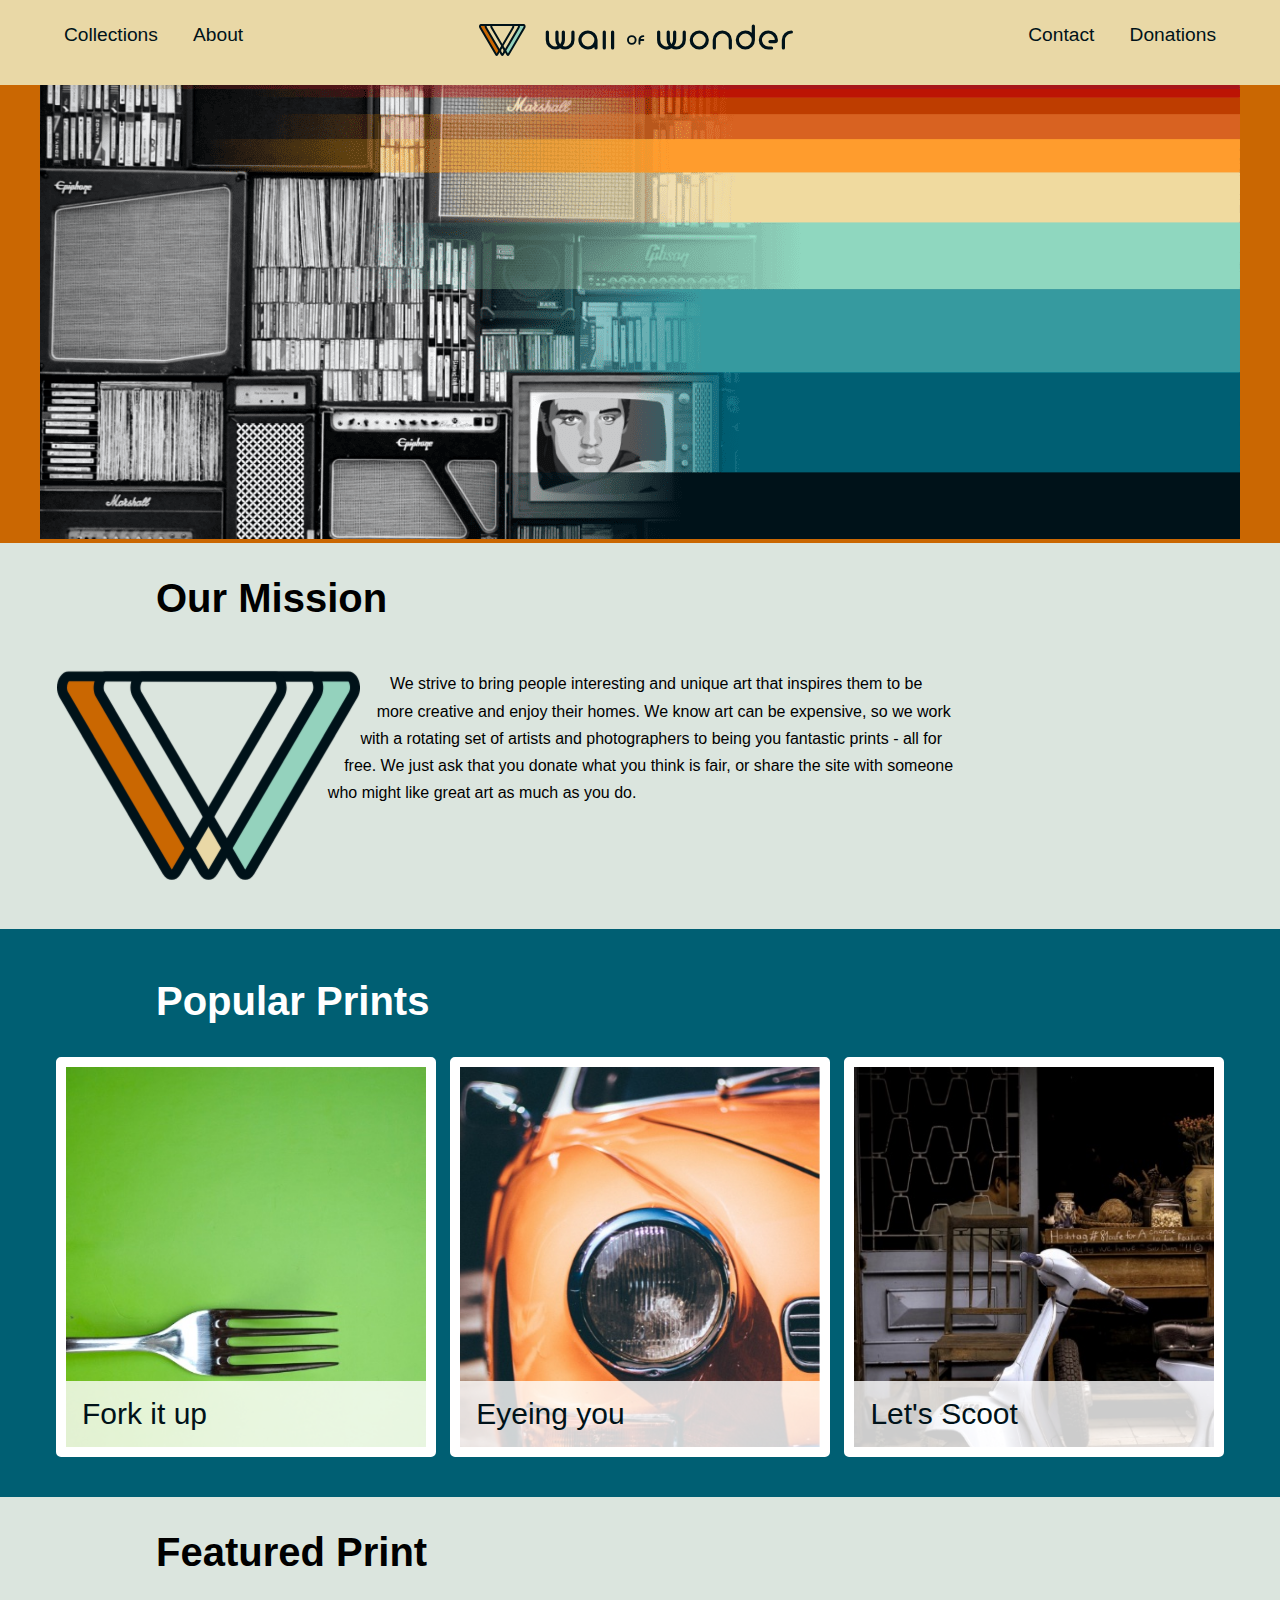
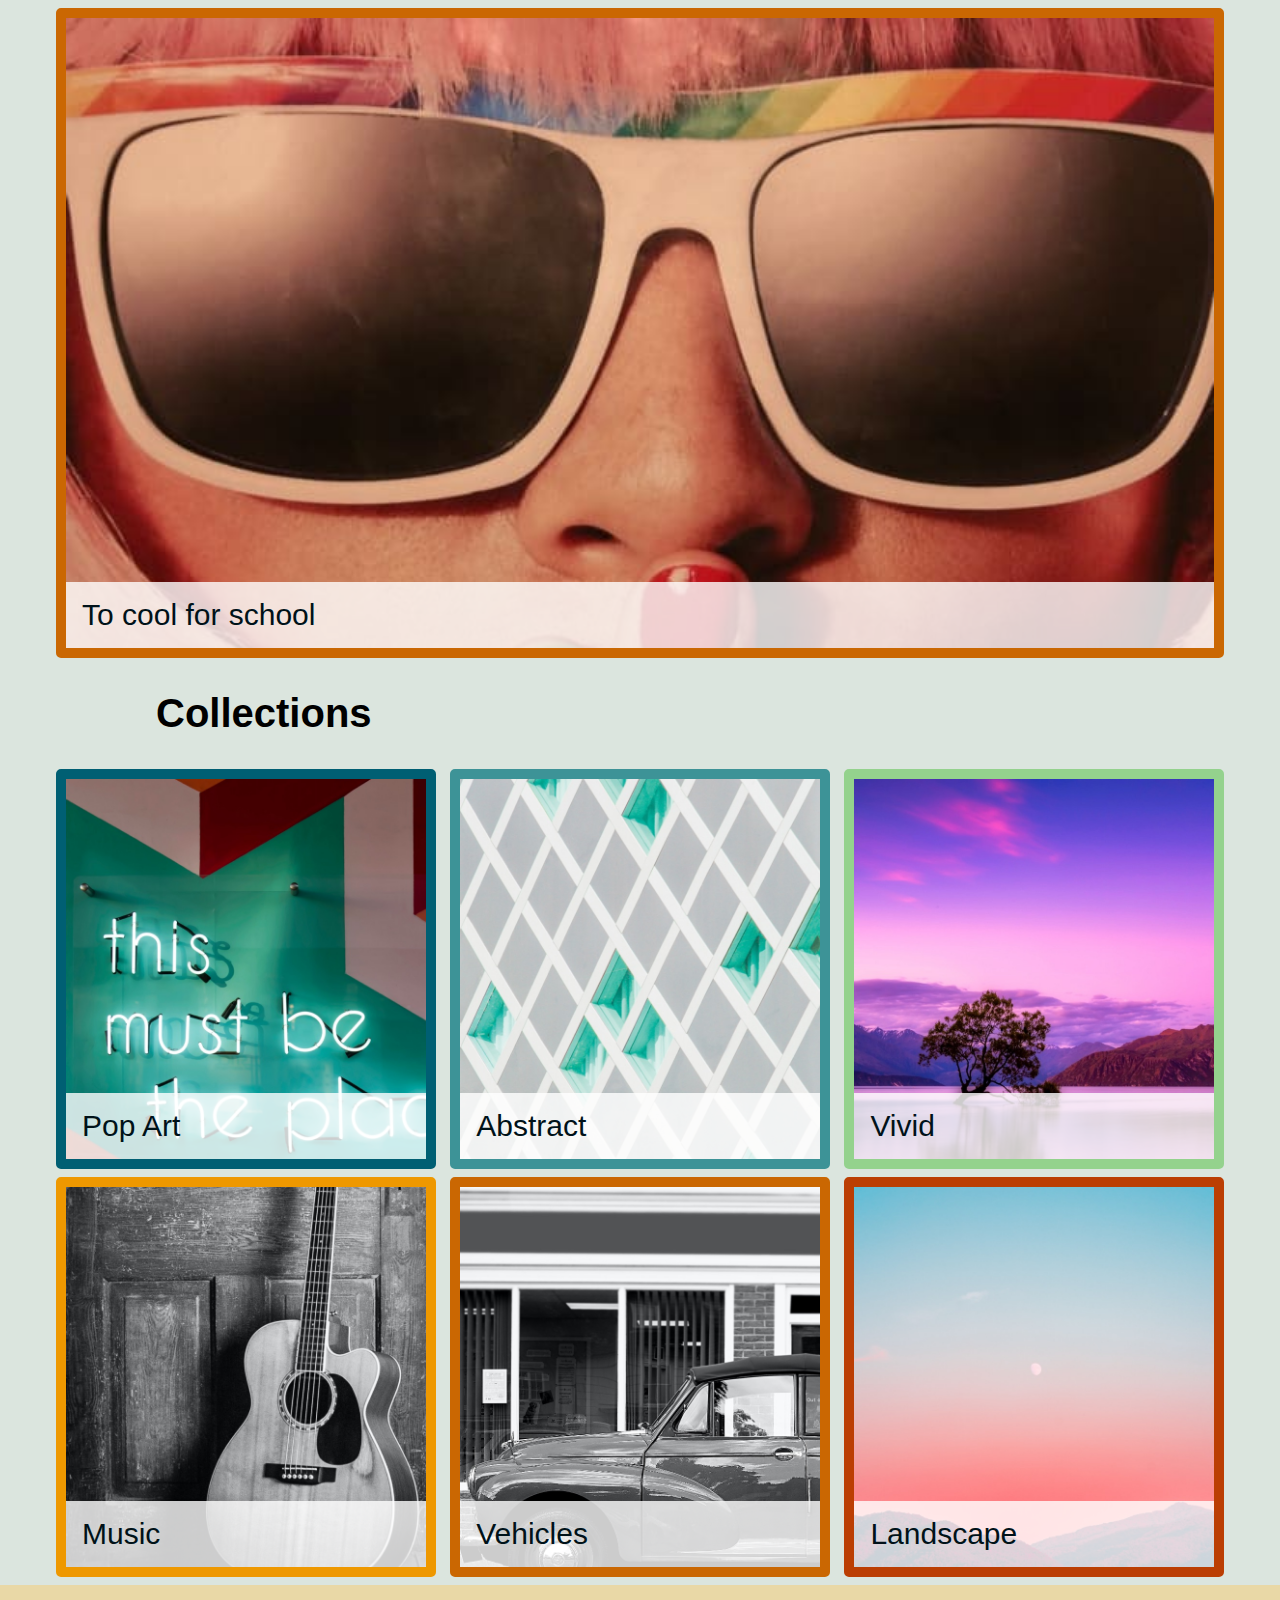
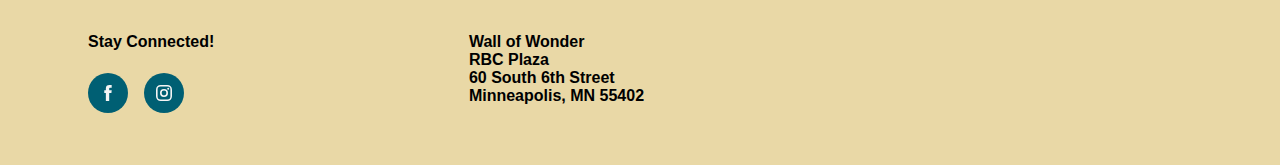
<file: Wall of Wonder/collections.html>
<!DOCTYPE html>
<html lang="en">

<head>
    <meta charset="UTF-8">
    <meta http-equiv="X-UA-Compatible" content="IE=edge">
    <meta name="viewport" content="width=device-width, initial-scale=1.0">
    <link rel="stylesheet" href="style.css">
    <title>Collections</title>
</head>

<body>
    <div class="header">
        <header>
            <nav>
                <ul>
                    <li>
                        <a href="#">
                            <img src="images/header-logo.svg" alt="Wall of Wonder. Click for home." />
                        </a>
                    </li>
                    <li><a href="#">Collections</a></li>
                    <li><a href="#">About</a></li>
                    <li><a href="#">Contact</a></li>
                    <li><a href="#">Donations</a></li>
                </ul>
            </nav>
        </header>
    </div>

    <section id="hero">
        <picture>
            <source media="(min-width: 839px)" srcset="images/hero-1200.png
            "/>
            <source media="(min-width: 301px)" srcset="images/hero-300.png"/>
            <img src="images/hero-300.png" alt="Rainbow hero image banner">
        </picture>
    </section>

    <section id="mission">
        <h2>Our Mission</h2>
        <div class="missiontext">
            <p>
                <img src="images/logo2.png" alt="Logo for Wall of Wonder." class="missionimg" /> We strive to bring
                people interesting and unique art that inspires them to be more creative and enjoy their homes. We know
                art can be expensive, so we work with
                a rotating set of artists and photographers to being you fantastic prints - all for free. We just ask
                that you donate what you think is fair, or share the site with someone who might like great art as much
                as you do.
            </p>
        </div>
    </section>

    <div class="stripe">
        <section id="popular">
            <h2>Popular Prints</h2>
            <ul>
                <li>
                    <figure>
                        <img src="images/fork-it-up.jpg" alt="Fork on green background">
                        <figcaption>
                            <a href="#">Fork it up</a>
                        </figcaption>
                    </figure>
                </li>
                <li>
                    <figure>
                        <img src="images/eyeing-you.jpg" alt="Viewing part of orange car with an oversized headlight">
                        <figcaption>
                            <a href="#">Eyeing you</a>
                        </figcaption>
                    </figure>
                </li>
                <li>
                    <figure>
                        <img src="images/lets-scoot.jpg" alt="Vespa scooter parked on a street">
                        <figcaption>
                            <a href="#">Let's Scoot</a>
                        </figcaption>
                    </figure>
                </li>
            </ul>
        </section>
    </div>

    <section id="featured">
        <h2>Featured Print</h2>
        <figure class="color7">
            <img 
            sizes="(min-width: 300px) 33.33vw, 100vw"
            srcset="
            images/too-cool-300.jpg 300w,
            images/too-cool-740.jpg 740w,
            images/too-cool-1058.jpg 1058w,
            images/too-cool-1200.jpg 1200w,
            " 
            src="images/too-cool-1200.jpg"
            alt="Colseup of women in sunglasses showing eyes, nose, and finger over mouth" />
            <figcaption><a href="#">To cool for school</a></figcaption>
        </figure>
    </section>

    <section id="collections">
        <h2>Collections</h2>
        <ul>
            <li>
                <figure class="color2">
                    <img src="images/pop-art.jpg" alt="Pop Art: This must be the place" />
                    <figcaption><a href="#">Pop Art</a></figcaption>
                </figure>
            </li>
            <li>
                <figure class="color3">
                    <img src="images/abstract.jpg" alt="Abstract: grey and green squares." />
                    <figcaption><a href="#">Abstract</a></figcaption>
                </figure>
            </li>
            <li>
                <figure class="color4">
                    <img src="images/vivid.jpg" alt="Tree on island in lake with purple sunrise." />
                    <figcaption><a href="#">Vivid</a></figcaption>
                </figure>
            </li>
            <li>
                <figure class="color6">
                    <img src="images/music.jpg" alt="Music: guitar leaning against wall." />
                    <figcaption><a href="#">Music</a></figcaption>
                </figure>
            </li>
            <li>
                <figure class="color7">
                    <img src="images/vehicles.jpg" alt="Vehicles: 1930's car on street." />
                    <figcaption><a href="#">Vehicles</a></figcaption>
                </figure>
            </li>
            <li>
                <figure class="color8">
                    <img src="images/landscape.jpg" alt="Landscape: moonrise over tree-covered mountains." />
                    <figcaption><a href="#">Landscape</a></figcaption>
                </figure>
            </li>
        </ul>
    </section>

    <div class="footer">
        <footer>
            <div class="social">
                <h4>Stay Connected!</h4>
                <ul>
                    <li>
                        <a href="https://www.facebook.com" target="_blank"><img src="images/facebook-icon.svg"
                                alt="Visit us at Facebook." /></a>
                    </li>
                    <li>
                        <a href="https://www.instagram.com" target="_blank"><img src="images/instagram-icon.svg"
                                alt="Visit us on Instagram." /></a>
                    </li>
                </ul>
            </div>
            <address>
                Wall of Wonder <br />
                RBC Plaza<br />
                60 South 6th Street<br />
                Minneapolis, MN 55402
            </address>
        </footer>
    </div>
</body>

</html>
</file>
<file: Wall of Wonder/style.css>
/* colors */
:root {
    --color1: #001219;
    --color2: #005f73;
    --color3: #3d9397;
    --color4: #94d28d;
    --color5: #e9d8a6;
    --color6: #ee9800;
    --color7: #ca6702;
    --color8: #bb3e03;
    --color9: #ae2012;
    --color10: #9b2226;
}

/* generic site styles */
html {
    box-sizing: border-box;
}

*,
*::after,
*::before {
    box-sizing: inherit;
}

body {
    font-family: 'Segoe UI', Tahoma, Geneva, Verdana, sans-serif;
    background-color: #DBE5DE;
    padding: 0;
    margin: 0;
}

section {
    max-width: 1200px;
    margin: 0 auto;
    padding: 0 1rem;
}

section h2 {
    font-size: 2.5rem;
}

section ul {
    list-style-type: none;
    margin: 0;
    padding: 0;
}


/* header and nav styles */
.header {
    background-color: var(--color5);
}

header {
    padding: 1rem;
    max-width: 1200px;
    margin: 0 auto;
}

nav ul {
    margin: 0;
    padding: 0;
    list-style-type: none;
    display: flex;
    flex-flow: row wrap;
    justify-content: space-around;
}

nav li {
    flex-basis: 48%;
    margin-bottom: 0.6rem;
}

nav li:first-child {
    flex-basis: 100%;
    text-align: center;
}

nav a {
    text-decoration: none;
    font-size: 1.2rem;
    color: white;
    background-color: var(--color10);
    display: block;
    padding: 0.5rem;
    border-radius: 5px;
    text-align: center;
}

nav li:first-child a {
    background-color: transparent;
}

nav a:hover {
    background-color: var(--color1);
    color: var(--color5);
}


/* hero styles */
#hero {
    background-color: var(--color7);
    text-align: center;
    max-width: 100%;
    margin: 0;
    padding: 0;
}

#hero img {
    max-width: 100%;
    max-height: 454px;
}



/* collections styles */
figure {
    margin: 0 0 0.5rem 0;
    padding: 0;
    max-height: 400px;
    overflow: hidden;
    position: relative;
    border-width: 10px;
    border-style: solid;
    border-radius: 5px;
}

figure img {
    width: 100%;
    object-fit: cover;
    object-position: 0 -150px;
}

figcaption {
    background-color: rgba(255, 255, 255, 0.8);
    font-size: 1.875rem;
    position: absolute;
    bottom: 0;
    width: 100%;
    margin: 0;
    padding: 0;
}

figcaption a {
    display: block;
    padding: 1rem;
    text-decoration: none;
    color: var(--color1);
}

.color2,
.color2 a:hover {
    border-color: var(--color2);
    color: var(--color2);
}

.color3,
.color3 a:hover {
    border-color: var(--color3);
    color: var(--color3);
}

.color4,
.color4 a:hover {
    border-color: var(--color4);
    color: var(--color4);
}

.color6,
.color6 a:hover {
    border-color: var(--color6);
    color: var(--color6);
}

.color7,
.color7 a:hover {
    border-color: var(--color7);
    color: var(--color7);
}

.color8,
.color8 a:hover {
    border-color: var(--color8);
    color: var(--color8);
}

/* stripe  */
.stripe {
    background-color: var(--color2);
    color: white;
    padding: 1rem 0 2rem 0;
}

#featured figure {
    max-height: 650px;
}

#featured img {
    object-position: 0;
}


/* mission styles  */
#mission {
    margin-bottom: 3rem;
}

.missiontext {
    display: block;
    line-height: 1.7;
}

.missionimg {
    max-height: 100px;
    display: block;
}

/* footer styles */
.footer {
    background-color: var(--color5);
}

footer {
    padding: 3rem;
    display: flex;
    flex-flow: column wrap;
    max-width: 1200px;
    margin: 0 auto;
}

footer h4 {
    margin-top: 0;
}

footer ul {
    list-style-type: none;
    padding: 0;
    margin: 0;
    display: flex;
    flex-flow: row wrap;
}

footer li {
    margin-right: 1rem;
}

footer address {
    font-style: normal;
    margin-top: 2rem;
    font-weight: bold;
}


/* At this breakpoint, transition to 2 figures per line: TABLETS */
@media (min-width: 550px) {

    section ul,
    footer {
        display: flex;
        flex-flow: row wrap;
        justify-content: space-between;
    }

    section li {
        flex-basis: 49.5%;
    }

    figure img {
        object-position: 0;
    }

    .missiontext {
        display: flow-root;
        /*clear float*/
        max-width: 900px;
    }

    .missionimg {
        float: left;
        shape-outside: polygon(35.84% 94.87%, 34.67% 87.05%, 51.64% 4.06%, 55.1% 2.38%);
        max-height: 211px;
    }

    footer address {
        margin-top: 0;
    }

    nav ul {
        justify-content: center;
        gap: 1.2em;
    }

    nav li {
        flex-basis: auto;
        margin-bottom: 0;
    }

    nav a {
        color: var(--color1);
        background-color: transparent;
    }

    nav a:hover {
        color: var(--color2);
        background-color: transparent;
    }

    section li,
    .social,
    address {
        flex-basis: 49.5%;
    }

    #popular li:last-child {
        flex-basis: 100%;
    }

    #popular li:last-child figure img {
        object-position: 0 -350px;
    }

    figure img {
        object-position: 0;
    }

    #missiontext{
        display: flow-root;
        max-width: 900px;
    }
}


/* At this breakpoint, transition to 3 figures per line: DESKTOPS */
@media (min-width: 800px) {
    section h2 {
        margin-left: 100px;
    }

    section li,
    .social {
        flex-basis: 32.5%;
    }

    address {
        flex-basis: 65.5%;
    }

    nav ul {
        justify-content: flex-end;
    }

    nav li:first-child {
        flex-basis: auto;
        margin: 0 auto;
        order: 2;
    }

    nav li:nth-child(2),
    nav li:nth-child(3) {
        order: 1;
    }

    nav li:nth-child(4),
    nav li:nth-child(5) {
        order: 3;
    }

    section li,
    .social,
    #popular li:last-child {
        flex-basis: 32.5%;
    }

    #popular li:last-child figure img {
        object-position: 0;
    }

    address {
        flex-basis: 65.5%;
    }

    nav ul {
        justify-content: flex-end;
    }

    nav li:first-child {
        flex-basis: auto;
        margin: 0 auto;
        order: 2;
    }
}
</file>
